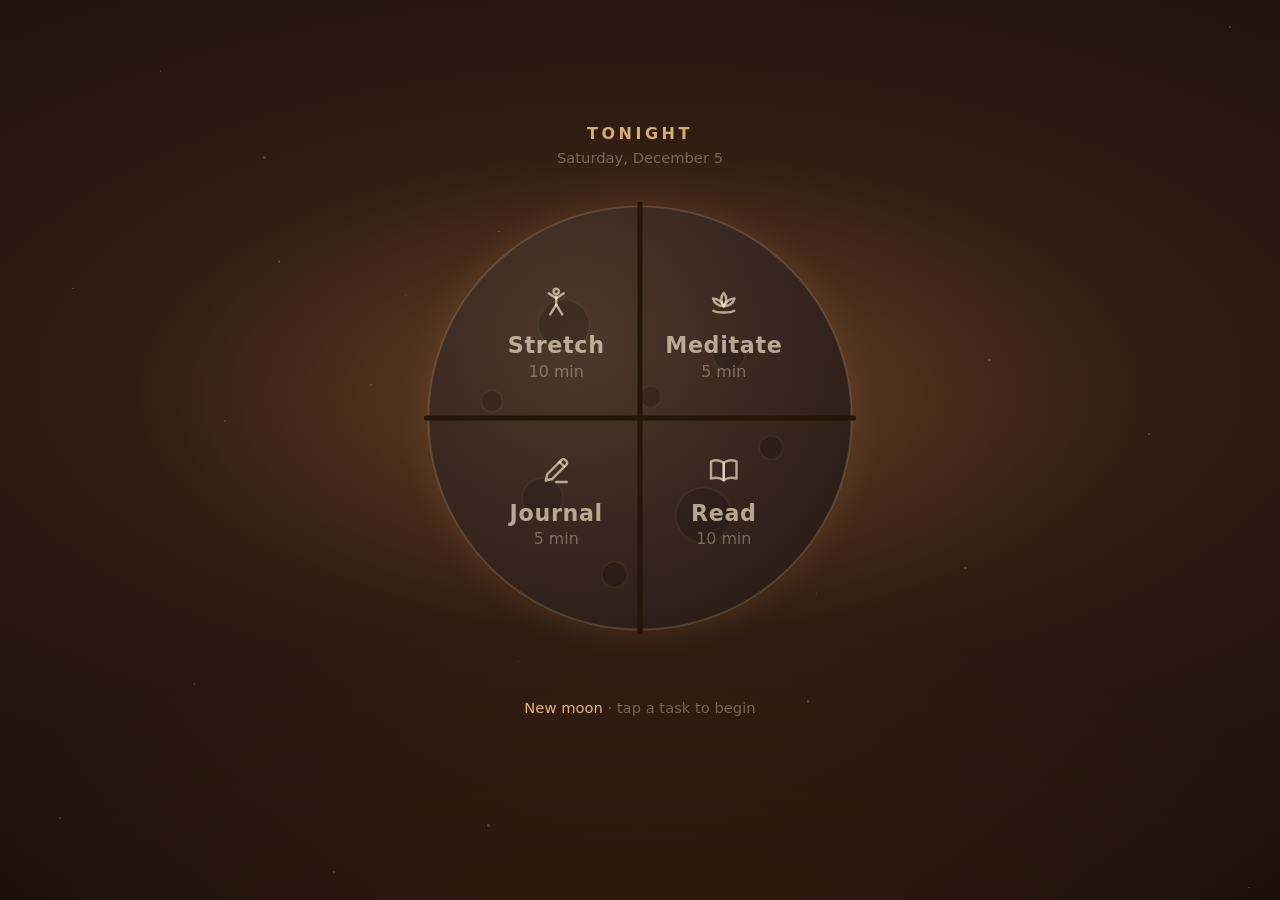
<file: index.html>
<!doctype html>
<html lang="en">
<head>
  <meta charset="utf-8">
  <meta name="viewport" content="width=device-width, initial-scale=1, viewport-fit=cover">
  <meta name="theme-color" content="#241812">
  <meta name="color-scheme" content="dark">
  <meta name="apple-mobile-web-app-capable" content="yes">
  <meta name="mobile-web-app-capable" content="yes">
  <meta name="apple-mobile-web-app-status-bar-style" content="black-translucent">
  <meta name="apple-mobile-web-app-title" content="Sleep Timer">
  <title>Sleep Timer</title>
  <link rel="manifest" href="manifest.webmanifest">
  <link rel="apple-touch-icon" href="icons/apple-touch-icon.png">
  <link rel="icon" type="image/png" sizes="32x32" href="icons/favicon-32.png">
  <link rel="stylesheet" href="styles.css">
  <script type="module" src="js/app.js"></script>
</head>
<body>
  <main class="stage">
    <div class="candle-glow" aria-hidden="true"></div>
    <div class="sky" id="sky" aria-hidden="true"></div>
    <section id="home" class="view view-home" aria-label="Tonight's routine">
      <header class="top">
        <h1 class="title">Tonight</h1>
        <p class="date" id="dateLabel"></p>
      </header>
      <div class="circle-wrap">
        <svg id="pie" class="pie" viewBox="-104 -104 208 208" role="group" aria-label="Bedtime tasks"></svg>
      </div>
      <div class="below">
        <p class="streak" id="streak" aria-live="polite"></p>
        <p class="hint" id="hint">Tap a task to begin</p>
        <div class="done-msg" id="doneMsg" hidden>
          <p class="done-title" id="doneTitle"></p>
          <p class="done-sub" id="doneSub"></p>
        </div>
      </div>
    </section>

    <section id="timer" class="view view-timer" aria-label="Timer" inert>
      <p class="task-name"><span id="timerIcon" class="task-icon"></span><span id="timerTask"></span></p>
      <div class="ring-wrap" id="ringWrap">
        <svg class="ring" viewBox="0 0 220 220" aria-hidden="true">
          <defs>
            <linearGradient id="ringGrad" x1="0" y1="0" x2="1" y2="1">
              <stop offset="0" stop-color="#fbe2ae"></stop>
              <stop offset="1" stop-color="#e0974a"></stop>
            </linearGradient>
            <radialGradient id="flameGrad" cx="50%" cy="72%" r="65%">
              <stop offset="0" stop-color="#fff7df"></stop>
              <stop offset="0.45" stop-color="#ffd27c"></stop>
              <stop offset="1" stop-color="#ee8a3c"></stop>
            </radialGradient>
          </defs>
          <circle class="ring-track" cx="110" cy="110" r="100"></circle>
          <circle class="ring-progress" id="ringProgress" cx="110" cy="110" r="100" transform="rotate(-90 110 110)"></circle>
          <g id="flamePos">
            <g class="flame">
              <circle class="flame-glow" cx="110" cy="9" r="9"></circle>
              <path class="flame-shape" d="M110 0.5C114.2 5.5 116.2 9.6 113.6 13.6C112.2 15.6 107.8 15.6 106.4 13.6C103.8 9.6 105.8 5.5 110 0.5Z" fill="url(#flameGrad)"></path>
            </g>
          </g>
        </svg>
        <div class="ring-center">
          <div class="time" id="timeLeft" role="timer" aria-live="off">0:00</div>
          <div class="ends" id="endsAt"></div>
        </div>
      </div>
      <div class="controls">
        <button id="cancelBtn" class="btn btn-ghost" type="button">Cancel</button>
        <button id="pauseBtn" class="btn" type="button">Pause</button>
      </div>
      <p class="wake-note" id="wakeNote"></p>
      <p class="test-info" id="testInfo"></p>
    </section>

    <div class="fx" id="fx" aria-hidden="true"></div>

    <div id="confirm" class="sheet" hidden>
      <div class="sheet-card" role="alertdialog" aria-labelledby="confirmTitle" aria-describedby="confirmSub">
        <p class="sheet-title" id="confirmTitle">Stop this task?</p>
        <p class="sheet-sub" id="confirmSub">It won't count towards tonight.</p>
        <div class="sheet-row">
          <button id="stopBtn" class="btn btn-ghost" type="button">Stop</button>
          <button id="keepBtn" class="btn" type="button">Keep going</button>
        </div>
      </div>
    </div>
  </main>
</body>
</html>
</file>
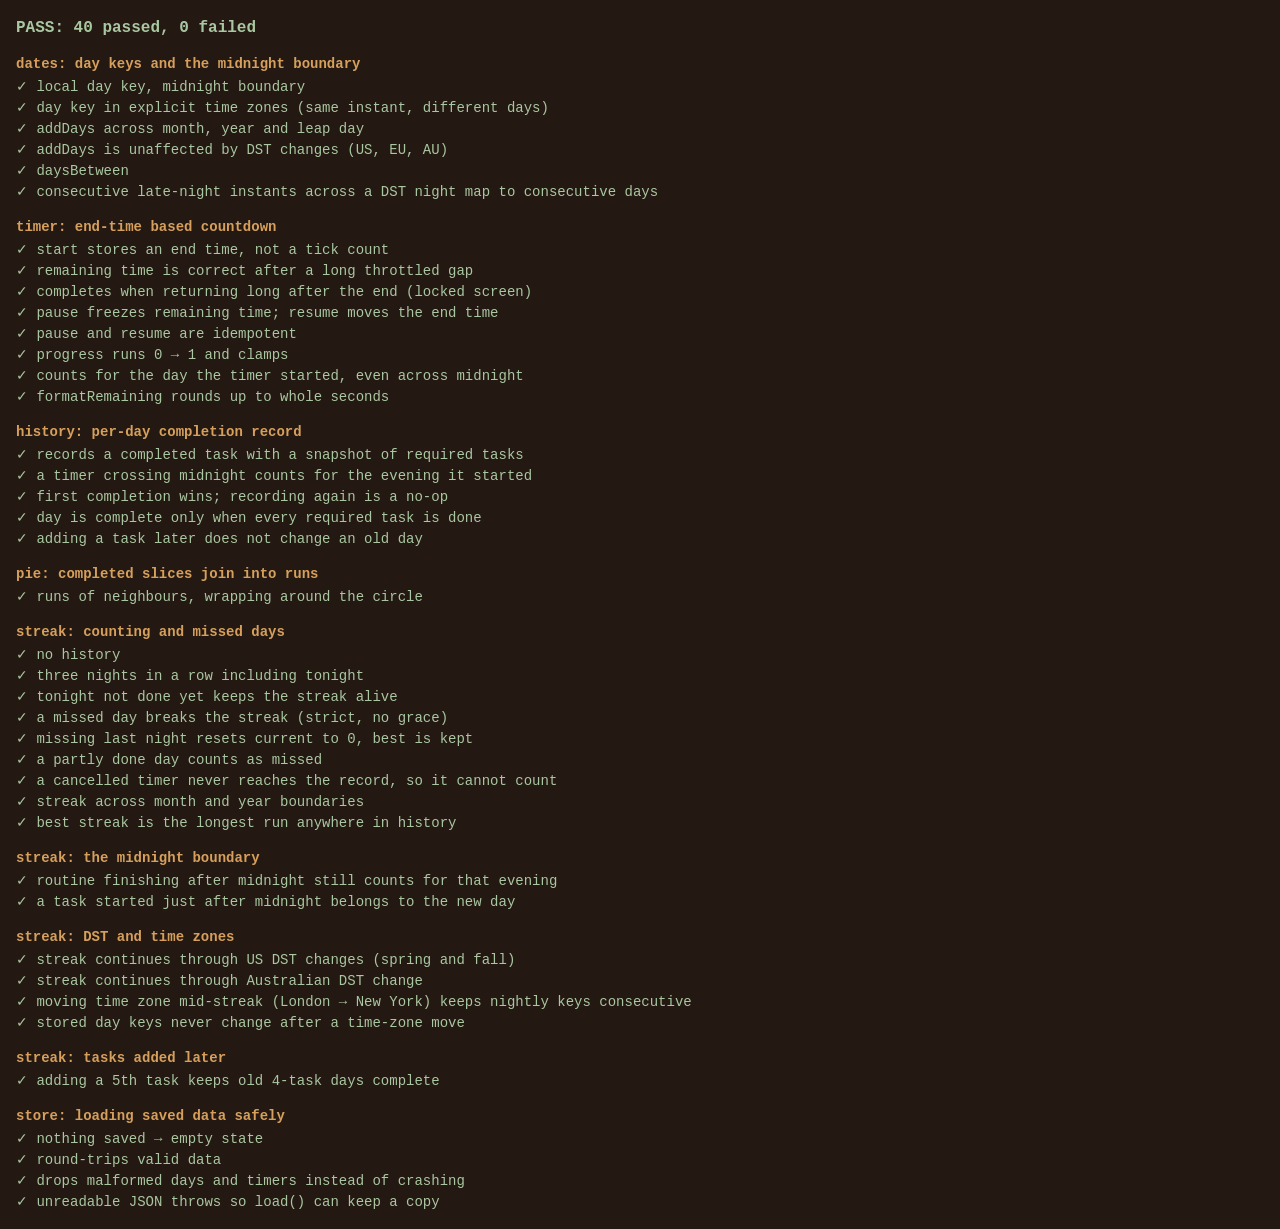
<file: tests/index.html>
<!doctype html>
<html lang="en">
<head>
  <meta charset="utf-8">
  <meta name="viewport" content="width=device-width, initial-scale=1">
  <title>Sleep Timer tests</title>
  <style>
    body { margin: 0; padding: 16px; background: #241812; color: #efe1cc; font: 14px/1.5 ui-monospace, Consolas, monospace; }
    .suite { margin: 14px 0 2px; font-weight: bold; color: #d6a05c; }
    .pass { margin: 0; color: #a9c7a0; }
    .fail { margin: 0; color: #ff8f80; }
    #summary { font-size: 16px; font-weight: bold; }
  </style>
</head>
<body>
  <div id="out"></div>
  <script type="module">
    import { run } from './harness.js';
    import './dates.test.js';
    import './timer.test.js';
    import './history.test.js';
    import './streak.test.js';
    import './store.test.js';
    await run(document.getElementById('out'));
  </script>
</body>
</html>
</file>
<file: styles.css>
/* Sleep Timer — "candlelit moon": a warm moon that waxes as tasks finish,
   in a cocoa room lit by a softly flickering candle, under faint stars. */
:root {
  --bg: #26170f;
  --bg-deep: #140b06;
  --cream: #fbe9cf;
  --cream-dim: rgba(251, 233, 207, 0.66);
  --cream-faint: rgba(251, 233, 207, 0.36);
  --honey: #eab36a;
  --honey-deep: #d38f45;
  --honey-text: #f3c77f;
  --ink: #4a2a12;          /* text on lit moon */
  --ink-soft: rgba(74, 42, 18, 0.68);
  --glow: rgba(244, 174, 92, 0.5);
  --track: rgba(251, 233, 207, 0.08);
  --ease: cubic-bezier(0.22, 0.61, 0.36, 1);
  --slow: 650ms;
  --font: ui-rounded, 'SF Pro Rounded', 'Nunito', 'Quicksand', system-ui, -apple-system, 'Segoe UI', sans-serif;
  color-scheme: dark;
}

* { box-sizing: border-box; }

html, body {
  margin: 0;
  height: 100%;
  background: var(--bg-deep);
  color: var(--cream);
  font-family: var(--font);
  -webkit-tap-highlight-color: transparent;
  -webkit-user-select: none;
  user-select: none;
  overscroll-behavior: none;
  touch-action: manipulation; /* no double-tap zoom */
}

body {
  background: radial-gradient(115% 75% at 50% 42%, #42271a 0%, #2a1910 48%, var(--bg-deep) 100%) fixed;
}

.stage {
  position: relative;
  height: 100dvh;
  min-height: 100vh;
  overflow: hidden;
}

/* ---------- ambience: candle flicker + stars ---------- */
.candle-glow {
  position: absolute;
  inset: 0;
  pointer-events: none;
  background:
    radial-gradient(55% 38% at 50% 44%, rgba(255, 168, 84, 0.2), transparent 72%),
    radial-gradient(90% 60% at 50% 110%, rgba(255, 140, 60, 0.08), transparent 70%);
  animation: flicker 5.5s ease-in-out infinite;
}
.sky { position: absolute; inset: 0; pointer-events: none; }
.star {
  position: absolute;
  width: var(--s);
  height: var(--s);
  border-radius: 50%;
  background: #fbe6c4;
  opacity: 0.2;
  animation: twinkle var(--tw) ease-in-out var(--td) infinite;
}

/* ---------- views & the "circle fills the screen" transition ---------- */
.view {
  position: absolute;
  inset: 0;
  display: flex;
  flex-direction: column;
  align-items: center;
  justify-content: center;
  gap: 3.4vh;
  padding: calc(env(safe-area-inset-top) + 24px) 16px calc(env(safe-area-inset-bottom) + 24px);
  transition: opacity var(--slow) var(--ease), transform var(--slow) var(--ease), visibility 0s linear var(--slow);
}

.view-home { opacity: 1; transform: scale(1); visibility: visible; transition-delay: 0s; }
.view-timer { opacity: 0; transform: scale(0.82); visibility: hidden; pointer-events: none; }

body.timing .view-home { opacity: 0; transform: scale(1.35); visibility: hidden; pointer-events: none;
  transition: opacity var(--slow) var(--ease), transform var(--slow) var(--ease), visibility 0s linear var(--slow); }
body.timing .view-timer { opacity: 1; transform: scale(1); visibility: visible; pointer-events: auto;
  transition: opacity var(--slow) var(--ease), transform var(--slow) var(--ease), visibility 0s; }

/* ---------- home ---------- */
.top { text-align: center; }
.title {
  margin: 0;
  font-weight: 600;
  font-size: 1rem;
  letter-spacing: 0.22em;
  text-transform: uppercase;
  color: var(--honey-text);
  opacity: 0.85;
}
.date { margin: 6px 0 0; font-size: 0.92rem; color: var(--cream-faint); }

.circle-wrap { width: min(86vw, 56vh, 440px); aspect-ratio: 1; }
.pie { width: 100%; height: 100%; overflow: visible; transform-origin: 50% 50%; }

/* the moon */
.moon-halo { fill: #f4ae5c; opacity: 0.07; filter: blur(6px); transition: opacity 1.2s var(--ease); }
.pie.all-done .moon-halo { opacity: 0.22; }
.moon-rim { fill: none; stroke: rgba(255, 226, 180, 0.14); stroke-width: 1; pointer-events: none; }

.slice { cursor: pointer; outline: none; }
.slice-shape { transition: filter 300ms var(--ease); }
.slice:not(.done):hover .slice-shape,
.slice:not(.done):focus-visible .slice-shape,
.slice:not(.done):active .slice-shape { filter: brightness(1.28); }
.slice.done { cursor: default; }

.craters { pointer-events: none; }
.craters-dark circle { fill: rgba(0, 0, 0, 0.16); stroke: rgba(255, 220, 170, 0.05); stroke-width: 0.8; }
.craters-lit circle { fill: rgba(205, 128, 52, 0.26); stroke: rgba(255, 246, 220, 0.35); stroke-width: 0.7; }

.lit-layer { pointer-events: none; }
.done-run { filter: drop-shadow(0 0 9px var(--glow)); }
.lit-layer .just-done { animation: light-up 1.8s var(--ease) 0.45s both; }

.divider { stroke: #241509; stroke-width: 2.4; stroke-linecap: round; pointer-events: none; }
.divider.melting { animation: melt 1.5s var(--ease) 0.55s both; }

.shimmer {
  fill: none;
  stroke: rgba(255, 214, 150, 0.6);
  stroke-width: 1.4;
  pointer-events: none;
  transform-box: fill-box;
  transform-origin: center;
  animation: shimmer 2s ease-out 0.75s both;
}
.shimmer.big { stroke-width: 2; animation-duration: 2.8s; }

.labels { pointer-events: none; }
.slice-icon { fill: none; stroke: var(--cream-dim); stroke-width: 1.6; stroke-linecap: round; stroke-linejoin: round; }
.slice-icon.done { stroke: var(--ink); }
.slice-name, .slice-mins { text-anchor: middle; font-family: var(--font); }
.slice-name { font-size: 10.5px; font-weight: 600; letter-spacing: 0.03em; fill: var(--cream-dim); }
.slice-mins { font-size: 7.5px; fill: var(--cream-faint); }
.slice-name.done { fill: var(--ink); }
.slice-mins.done { fill: var(--ink-soft); }

.pie.all-done { animation: breathe 7s ease-in-out infinite; }
.pie.finale { animation: glow-up 2.6s var(--ease) 0.5s both, breathe 7s ease-in-out 3.1s infinite; }

/* below the moon */
.below { min-height: 6.6em; display: flex; flex-direction: column; align-items: center; justify-content: flex-start; }
.streak { margin: 0 0 8px; font-size: 0.95rem; color: var(--cream-dim); min-height: 1.3em; text-align: center; font-variant-numeric: tabular-nums; }
.streak .num { color: var(--honey-text); font-weight: 600; }
.streak .best { color: var(--cream-faint); }
.hint { margin: 0; font-size: 0.92rem; color: var(--cream-faint); min-height: 1.3em; text-align: center; }
.hint .phase { color: var(--honey-text); opacity: 0.9; }
.done-msg { text-align: center; animation: rise-in 1.8s var(--ease) both; }
.done-msg.late { animation-delay: 1.9s; }
.done-msg[hidden] { display: none; }
.done-title { margin: 0; font-size: 1.3rem; font-weight: 600; color: var(--honey-text); text-shadow: 0 0 18px rgba(244, 174, 92, 0.35); }
.done-sub { margin: 6px 0 0; font-size: 0.94rem; color: var(--cream-dim); }

/* effects layer: fireflies + motes */
.fx { position: absolute; inset: 0; pointer-events: none; overflow: hidden; z-index: 5; }
.firefly, .mote {
  position: absolute;
  border-radius: 50%;
  opacity: 0;
  animation: drift var(--dur) ease-in-out var(--delay) both;
}
.firefly { width: 6px; height: 6px; margin: -3px 0 0 -3px; background: #ffe2a3; box-shadow: 0 0 8px 3px rgba(255, 192, 104, 0.55); }
.mote { width: 3px; height: 3px; margin: -1.5px 0 0 -1.5px; background: #fff3dc; box-shadow: 0 0 6px 2px rgba(255, 232, 190, 0.4); }

/* ---------- timer ---------- */
.task-name {
  display: flex;
  align-items: center;
  gap: 10px;
  margin: 0;
  font-size: 1.1rem;
  font-weight: 600;
  letter-spacing: 0.16em;
  text-transform: uppercase;
  color: var(--honey-text);
}
.task-icon svg { display: block; width: 24px; height: 24px; fill: none; stroke: var(--honey-text); stroke-width: 1.6; stroke-linecap: round; stroke-linejoin: round; }

.ring-wrap {
  position: relative;
  width: min(88vw, 60vh, 480px);
  aspect-ratio: 1;
  animation: breathe 7s ease-in-out infinite;
}
.ring { width: 100%; height: 100%; overflow: visible; }
.ring-track, .ring-progress { fill: none; stroke-width: 7; }
.ring-track { stroke: var(--track); }
.ring-progress { stroke: url(#ringGrad); stroke-linecap: round; filter: drop-shadow(0 0 6px var(--glow)); }
.flame { transform-box: fill-box; transform-origin: 50% 85%; animation: flame 1.6s ease-in-out infinite; }
.flame-glow { fill: rgba(255, 186, 92, 0.45); filter: blur(3px); }
.ring-wrap.paused { animation-play-state: paused; }
.ring-wrap.paused .ring-progress { opacity: 0.55; }
.ring-wrap.paused .flame { opacity: 0.35; animation-play-state: paused; }

.ring-center {
  position: absolute;
  inset: 0;
  display: flex;
  flex-direction: column;
  align-items: center;
  justify-content: center;
}
.time {
  font-size: clamp(3.4rem, 19vw, 6.5rem);
  font-weight: 200;
  font-variant-numeric: tabular-nums;
  letter-spacing: 0.02em;
  color: var(--cream);
  text-shadow: 0 0 24px rgba(244, 174, 92, 0.18);
}
.ends { margin-top: 4px; font-size: 0.95rem; color: var(--cream-faint); min-height: 1.2em; }

.controls { display: flex; gap: 16px; }
.btn {
  appearance: none;
  border: 0;
  min-width: 120px;
  padding: 14px 22px;
  border-radius: 999px;
  font: 600 1rem var(--font);
  color: #2b170a;
  background: linear-gradient(180deg, #f3c77f, var(--honey-deep));
  box-shadow: 0 0 18px rgba(244, 174, 92, 0.22);
  cursor: pointer;
  transition: opacity 200ms var(--ease), transform 200ms var(--ease);
}
.btn:active { transform: scale(0.97); opacity: 0.85; }
.btn-ghost { background: rgba(251, 233, 207, 0.08); color: var(--cream-dim); box-shadow: none; }

.wake-note { margin: 0; max-width: 30ch; text-align: center; font-size: 0.82rem; line-height: 1.4; color: var(--cream-faint); min-height: 1.2em; }
.wake-note.warn { color: rgba(243, 199, 127, 0.8); }
.test-info { position: absolute; bottom: calc(env(safe-area-inset-bottom) + 6px); margin: 0; font-size: 0.7rem; color: rgba(251, 233, 207, 0.22); }

/* ---------- cancel confirm sheet ---------- */
.sheet {
  position: absolute;
  inset: 0;
  z-index: 10;
  display: flex;
  align-items: flex-end;
  justify-content: center;
  padding: 16px 16px calc(env(safe-area-inset-bottom) + 24px);
  background: rgba(20, 11, 6, 0.62);
  animation: fade-in 300ms var(--ease);
}
.sheet[hidden] { display: none; }
.sheet-card {
  width: 100%;
  max-width: 420px;
  padding: 22px;
  border-radius: 24px;
  background: #3a2417;
  box-shadow: 0 0 40px rgba(244, 174, 92, 0.1);
  text-align: center;
}
.sheet-title { margin: 0 0 6px; font-size: 1.1rem; font-weight: 600; }
.sheet-sub { margin: 0 0 18px; color: var(--cream-dim); font-size: 0.92rem; }
.sheet-row { display: flex; gap: 12px; justify-content: center; }

/* ---------- keyframes ---------- */
@keyframes breathe { 0%, 100% { transform: scale(1); } 50% { transform: scale(1.015); } }
@keyframes fade-in { from { opacity: 0; } to { opacity: 1; } }
@keyframes rise-in { from { opacity: 0; transform: translateY(8px); } to { opacity: 1; transform: none; } }
@keyframes twinkle { 0%, 100% { opacity: 0.12; } 50% { opacity: 0.7; } }
@keyframes flicker {
  0%, 100% { opacity: 0.82; } 18% { opacity: 1; } 34% { opacity: 0.86; }
  52% { opacity: 0.96; } 71% { opacity: 0.8; } 86% { opacity: 0.93; }
}
@keyframes light-up { from { opacity: 0; } to { opacity: 1; } }
@keyframes melt {
  0% { opacity: 1; stroke-width: 2.4; }
  100% { opacity: 0; stroke-width: 0; }
}
@keyframes shimmer {
  0% { opacity: 0.75; transform: scale(1); }
  100% { opacity: 0; transform: scale(1.22); }
}
@keyframes glow-up {
  0% { transform: scale(1); filter: brightness(1); }
  40% { transform: scale(1.05); filter: brightness(1.1); }
  100% { transform: scale(1); filter: brightness(1); }
}
@keyframes drift {
  0% { opacity: 0; transform: translate(0, 0) scale(0.6); }
  15% { opacity: 1; }
  50% { transform: translate(calc(var(--dx) * 0.4 + var(--wob)), calc(var(--dy) * 0.5)) scale(1); }
  85% { opacity: 0.85; }
  100% { opacity: 0; transform: translate(var(--dx), var(--dy)) scale(0.8); }
}
@keyframes flame {
  0%, 100% { transform: scale(1, 1); opacity: 0.95; }
  25% { transform: scale(0.94, 1.08); opacity: 1; }
  50% { transform: scale(1.04, 0.95); opacity: 0.88; }
  75% { transform: scale(0.97, 1.04); opacity: 1; }
}

@media (prefers-reduced-motion: reduce) {
  :root { --slow: 1ms; }
  .candle-glow, .star, .ring-wrap, .flame, .pie.all-done, .pie.finale { animation: none; }
  .sheet, .done-msg, .lit-layer .just-done, .shimmer { animation: none; }
  .shimmer { display: none; }
  .divider.melting { animation: none; opacity: 0; }
}

@media (orientation: landscape) and (max-height: 500px) {
  .view { flex-direction: row; gap: 6vw; }
  .view-timer { flex-wrap: wrap; align-content: center; }
}
</file>
